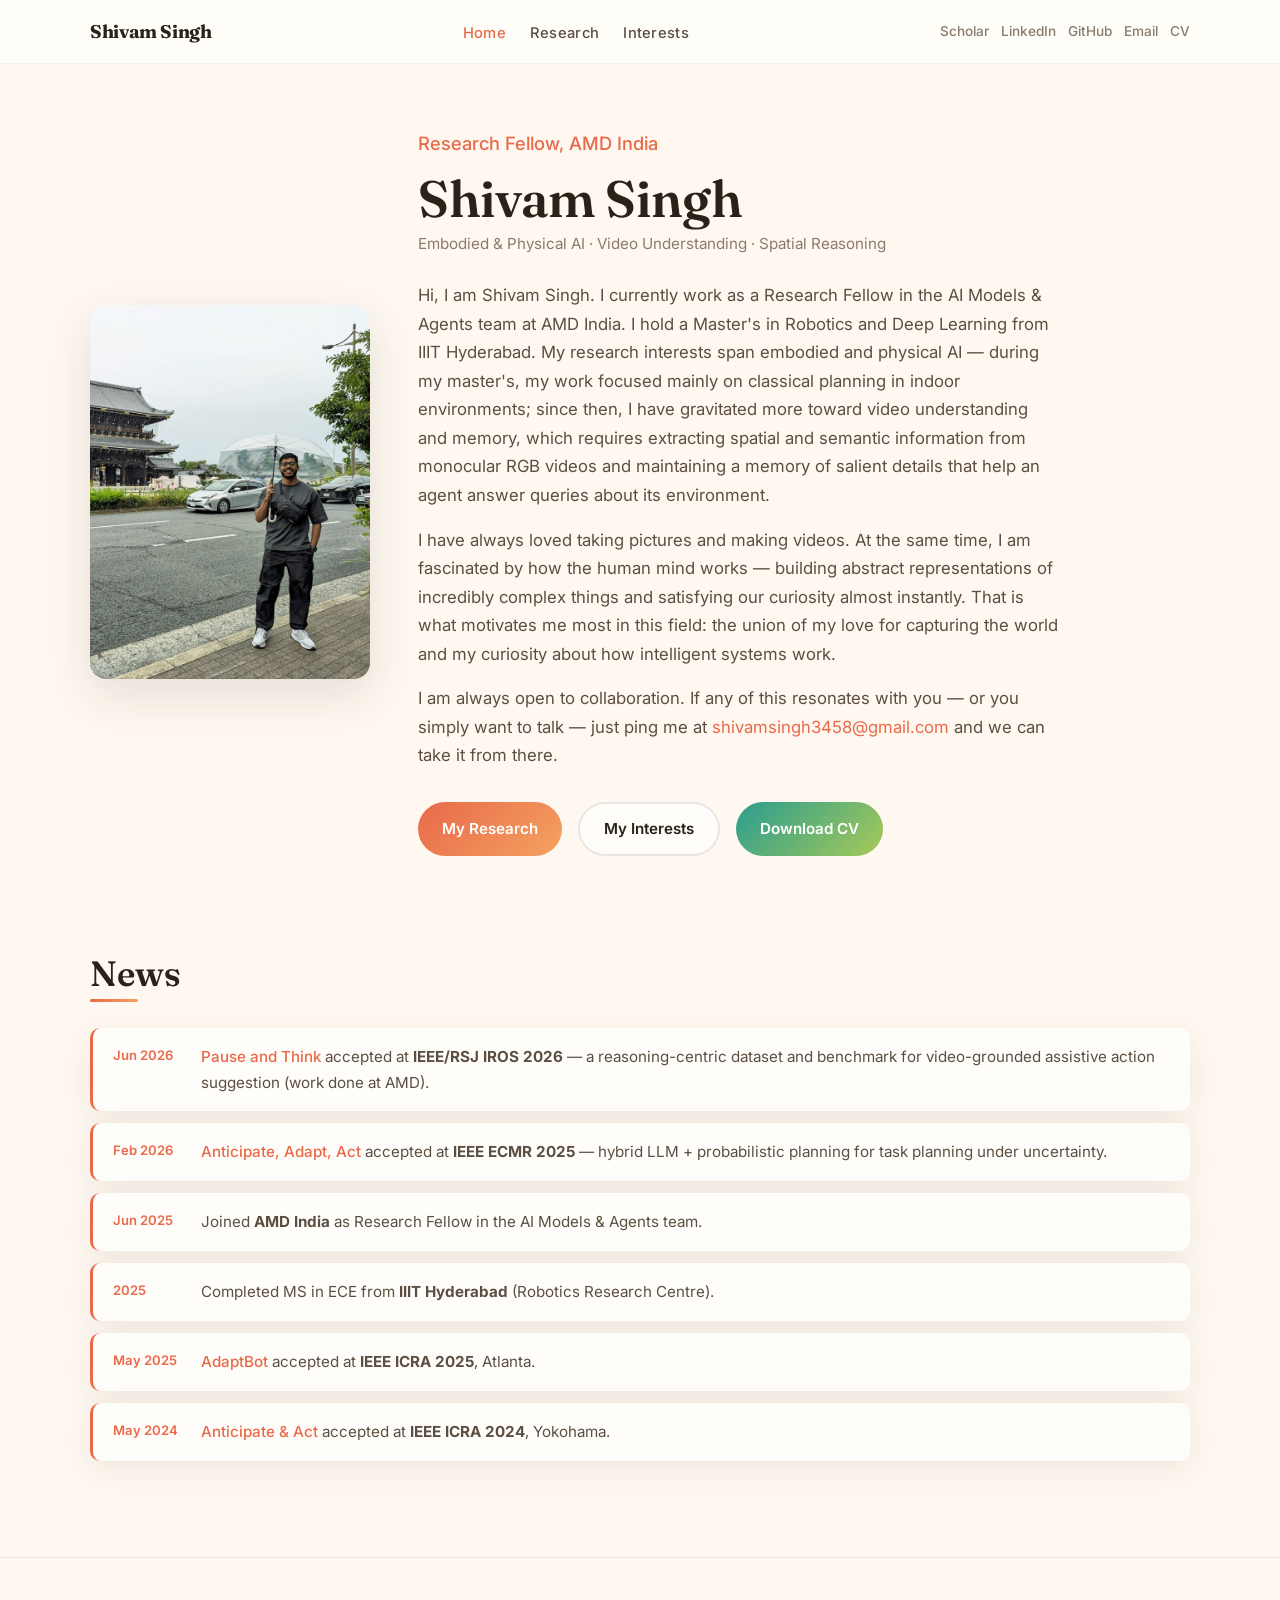
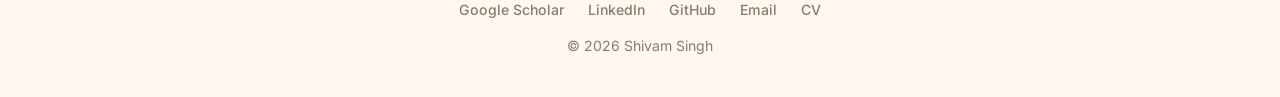
<file: index.html>
<!DOCTYPE html>
<html lang="en">
<head>
  <meta charset="UTF-8">
  <meta name="viewport" content="width=device-width, initial-scale=1.0">
  <title>Shivam Singh</title>
  <meta name="description" content="Shivam Singh — Research Fellow at AMD India. Embodied AI, video understanding, and spatial reasoning from monocular RGB video.">
  <link rel="preconnect" href="https://fonts.googleapis.com">
  <link rel="preconnect" href="https://fonts.gstatic.com" crossorigin>
  <link href="https://fonts.googleapis.com/css2?family=Fraunces:opsz,wght@9..144,400;9..144,600;9..144,700&family=Inter:wght@400;500;600;700&display=swap" rel="stylesheet">
  <link rel="stylesheet" href="assets/css/style.css">
  <script src="assets/js/analytics.js"></script>
</head>
<body>

<nav class="site-nav">
  <div class="nav-inner">
    <a href="index.html" class="nav-brand">Shivam Singh</a>
    <button class="nav-toggle" aria-label="Toggle menu"><span></span><span></span><span></span></button>
    <ul class="nav-links">
      <li><a href="index.html" class="active">Home</a></li>
      <li><a href="research.html">Research</a></li>
      <li><a href="interests.html">Interests</a></li>
    </ul>
    <div class="nav-social">
      <a href="https://scholar.google.com/citations?user=Wcn55lQAAAAJ&hl=en" target="_blank" rel="noopener">Scholar</a>
      <a href="https://www.linkedin.com/in/sssshivvvv/" target="_blank" rel="noopener">LinkedIn</a>
      <a href="https://github.com/sssshivvvv" target="_blank" rel="noopener">GitHub</a>
      <a href="mailto:shivamsingh3458@gmail.com">Email</a>
      <a href="assets/cv/Shivam_Singh_CV.pdf?v=3" target="_blank">CV</a>
    </div>
  </div>
</nav>

<section class="hero">
  <div class="container hero-grid">
    <img src="assets/img/me/01-pxl-20240519-013119929.jpg" alt="Shivam Singh" class="hero-photo" loading="eager">
    <div>
      <p class="hero-tagline">Research Fellow, AMD India</p>
      <h1>Shivam Singh</h1>
      <p class="hero-sub">Embodied &amp; Physical AI &middot; Video Understanding &middot; Spatial Reasoning</p>
      <p class="hero-bio">
        Hi, I am Shivam Singh. I currently work as a Research Fellow in the AI Models &amp; Agents team at AMD India.
        I hold a Master's in Robotics and Deep Learning from IIIT Hyderabad. My research interests span embodied and
        physical AI — during my master's, my work focused mainly on classical planning in indoor environments; since then,
        I have gravitated more toward video understanding and memory, which requires extracting spatial and semantic
        information from monocular RGB videos and maintaining a memory of salient details that help an agent answer
        queries about its environment.
      </p>
      <p class="hero-bio" style="margin-top:1rem;">
        I have always loved taking pictures and making videos. At the same time, I am fascinated by how the human mind
        works — building abstract representations of incredibly complex things and satisfying our curiosity almost
        instantly. That is what motivates me most in this field: the union of my love for capturing the world and my
        curiosity about how intelligent systems work.
      </p>
      <p class="hero-bio" style="margin-top:1rem;">
        I am always open to collaboration. If any of this resonates with you — or you simply want to talk —
        just ping me at <a href="mailto:shivamsingh3458@gmail.com">shivamsingh3458@gmail.com</a> and we can take it from there.
      </p>
      <div class="btn-row">
        <a href="research.html" class="btn btn-primary">My Research</a>
        <a href="interests.html" class="btn btn-secondary">My Interests</a>
        <a href="assets/cv/Shivam_Singh_CV.pdf?v=3" class="btn btn-accent" target="_blank">Download CV</a>
      </div>
    </div>
  </div>
</section>

<section class="section">
  <div class="container">
    <div class="section-header"><h2>News</h2></div>
    <ul class="news-list">
      <li class="news-item">
        <span class="news-date">Jun 2026</span>
        <span class="news-text"><a href="https://arxiv.org/abs/2606.00616" target="_blank" rel="noopener">Pause and Think</a> accepted at <strong>IEEE/RSJ IROS 2026</strong> — a reasoning-centric dataset and benchmark for video-grounded assistive action suggestion (work done at AMD).</span>
      </li>
      <li class="news-item">
        <span class="news-date">Feb 2026</span>
        <span class="news-text"><a href="https://arxiv.org/abs/2602.19518" target="_blank" rel="noopener">Anticipate, Adapt, Act</a> accepted at <strong>IEEE ECMR 2025</strong> — hybrid LLM + probabilistic planning for task planning under uncertainty.</span>
      </li>
      <li class="news-item">
        <span class="news-date">Jun 2025</span>
        <span class="news-text">Joined <strong>AMD India</strong> as Research Fellow in the AI Models &amp; Agents team.</span>
      </li>
      <li class="news-item">
        <span class="news-date">2025</span>
        <span class="news-text">Completed MS in ECE from <strong>IIIT Hyderabad</strong> (Robotics Research Centre).</span>
      </li>
      <li class="news-item">
        <span class="news-date">May 2025</span>
        <span class="news-text"><a href="https://arxiv.org/abs/2502.02067" target="_blank" rel="noopener">AdaptBot</a> accepted at <strong>IEEE ICRA 2025</strong>, Atlanta.</span>
      </li>
      <li class="news-item">
        <span class="news-date">May 2024</span>
        <span class="news-text"><a href="https://arxiv.org/abs/2502.02066" target="_blank" rel="noopener">Anticipate &amp; Act</a> accepted at <strong>IEEE ICRA 2024</strong>, Yokohama.</span>
      </li>
    </ul>
  </div>
</section>

<footer class="site-footer">
  <div class="container">
    <div class="footer-links">
      <a href="https://scholar.google.com/citations?user=Wcn55lQAAAAJ&hl=en" target="_blank" rel="noopener">Google Scholar</a>
      <a href="https://www.linkedin.com/in/sssshivvvv/" target="_blank" rel="noopener">LinkedIn</a>
      <a href="https://github.com/sssshivvvv" target="_blank" rel="noopener">GitHub</a>
      <a href="mailto:shivamsingh3458@gmail.com">Email</a>
      <a href="assets/cv/Shivam_Singh_CV.pdf?v=3" target="_blank">CV</a>
    </div>
    <p>&copy; 2026 Shivam Singh</p>
  </div>
</footer>

<script src="assets/js/main.js"></script>
</body>
</html>
</file>
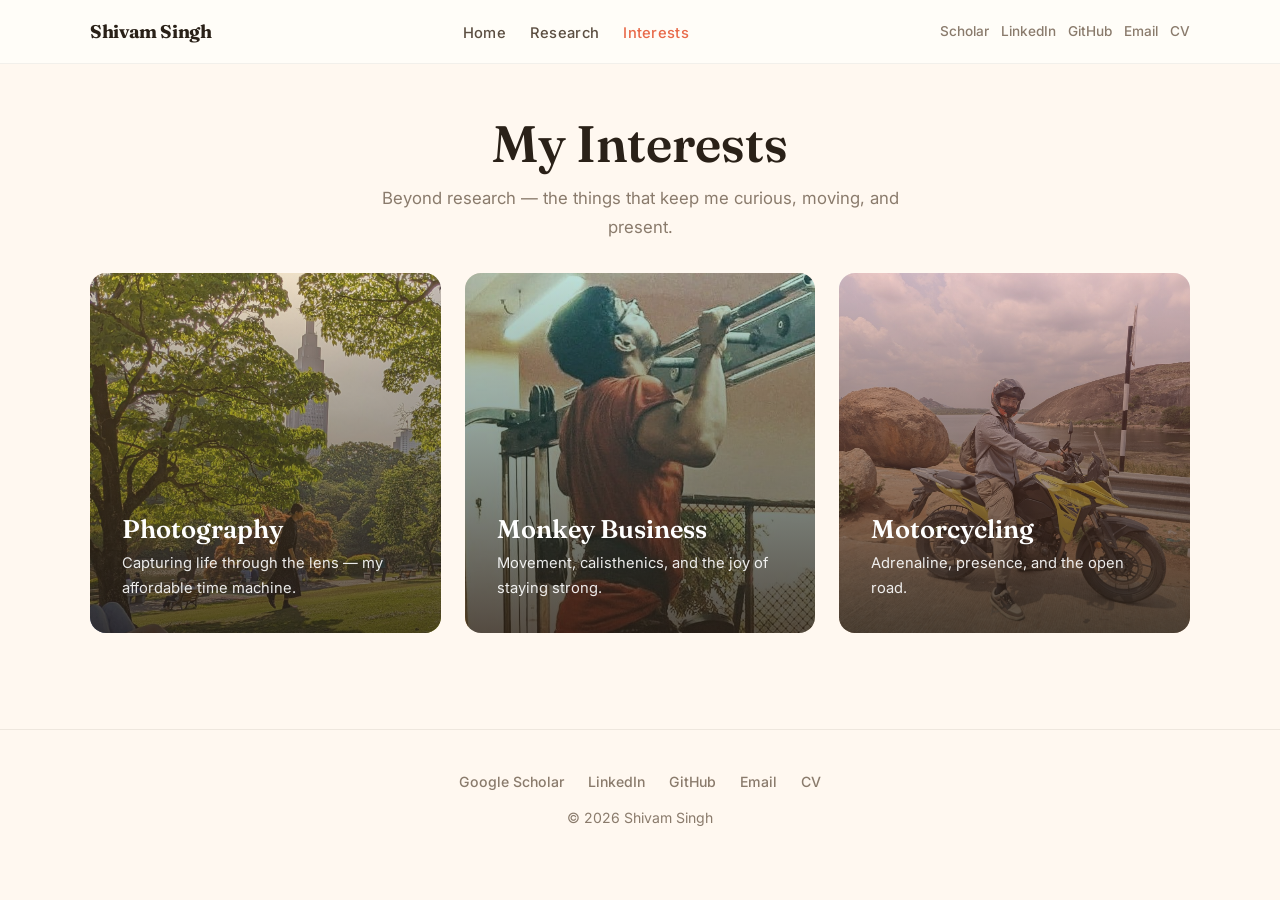
<file: interests.html>
<!DOCTYPE html>
<html lang="en">
<head>
  <meta charset="UTF-8">
  <meta name="viewport" content="width=device-width, initial-scale=1.0">
  <title>Interests — Shivam Singh</title>
  <meta name="description" content="Shivam Singh's interests — photography, calisthenics, and motorcycling.">
  <link rel="preconnect" href="https://fonts.googleapis.com">
  <link rel="preconnect" href="https://fonts.gstatic.com" crossorigin>
  <link href="https://fonts.googleapis.com/css2?family=Fraunces:opsz,wght@9..144,400;9..144,600;9..144,700&family=Inter:wght@400;500;600;700&display=swap" rel="stylesheet">
  <link rel="stylesheet" href="assets/css/style.css">
  <script src="assets/js/analytics.js"></script>
</head>
<body>

<nav class="site-nav">
  <div class="nav-inner">
    <a href="index.html" class="nav-brand">Shivam Singh</a>
    <button class="nav-toggle" aria-label="Toggle menu"><span></span><span></span><span></span></button>
    <ul class="nav-links">
      <li><a href="index.html">Home</a></li>
      <li><a href="research.html">Research</a></li>
      <li><a href="interests.html" class="active">Interests</a></li>
    </ul>
    <div class="nav-social">
      <a href="https://scholar.google.com/citations?user=Wcn55lQAAAAJ&hl=en" target="_blank" rel="noopener">Scholar</a>
      <a href="https://www.linkedin.com/in/sssshivvvv/" target="_blank" rel="noopener">LinkedIn</a>
      <a href="https://github.com/sssshivvvv" target="_blank" rel="noopener">GitHub</a>
      <a href="mailto:shivamsingh3458@gmail.com">Email</a>
      <a href="assets/cv/Shivam_Singh_CV.pdf?v=3" target="_blank">CV</a>
    </div>
  </div>
</nav>

<div class="page-header">
  <div class="container">
    <h1>My Interests</h1>
    <p>Beyond research — the things that keep me curious, moving, and present.</p>
  </div>
</div>

<section class="section" style="padding-top:0;">
  <div class="container">
    <div class="interest-cards">

      <a href="photography.html" class="interest-card">
        <img src="assets/img/photography/06-pxl-20240518-072055865.jpg" alt="Photography" loading="lazy">
        <div class="interest-card-overlay grad-photo"></div>
        <div class="interest-card-content">
          <h2>Photography</h2>
          <p>Capturing life through the lens — my affordable time machine.</p>
        </div>
      </a>

      <a href="monkey-business.html" class="interest-card">
        <img src="assets/img/monkey/02-img-20240625-114409-475.jpg" alt="Monkey Business — calisthenics" loading="lazy">
        <div class="interest-card-overlay grad-monkey"></div>
        <div class="interest-card-content">
          <h2>Monkey Business</h2>
          <p>Movement, calisthenics, and the joy of staying strong.</p>
        </div>
      </a>

      <a href="motorcycling.html" class="interest-card">
        <img src="assets/img/moto/03-pxl-20260529-080910855.jpg" alt="Motorcycling" loading="lazy">
        <div class="interest-card-overlay grad-moto"></div>
        <div class="interest-card-content">
          <h2>Motorcycling</h2>
          <p>Adrenaline, presence, and the open road.</p>
        </div>
      </a>

    </div>
  </div>
</section>

<footer class="site-footer">
  <div class="container">
    <div class="footer-links">
      <a href="https://scholar.google.com/citations?user=Wcn55lQAAAAJ&hl=en" target="_blank" rel="noopener">Google Scholar</a>
      <a href="https://www.linkedin.com/in/sssshivvvv/" target="_blank" rel="noopener">LinkedIn</a>
      <a href="https://github.com/sssshivvvv" target="_blank" rel="noopener">GitHub</a>
      <a href="mailto:shivamsingh3458@gmail.com">Email</a>
      <a href="assets/cv/Shivam_Singh_CV.pdf?v=3" target="_blank">CV</a>
    </div>
    <p>&copy; 2026 Shivam Singh</p>
  </div>
</footer>

<script src="assets/js/main.js"></script>
</body>
</html>
</file>
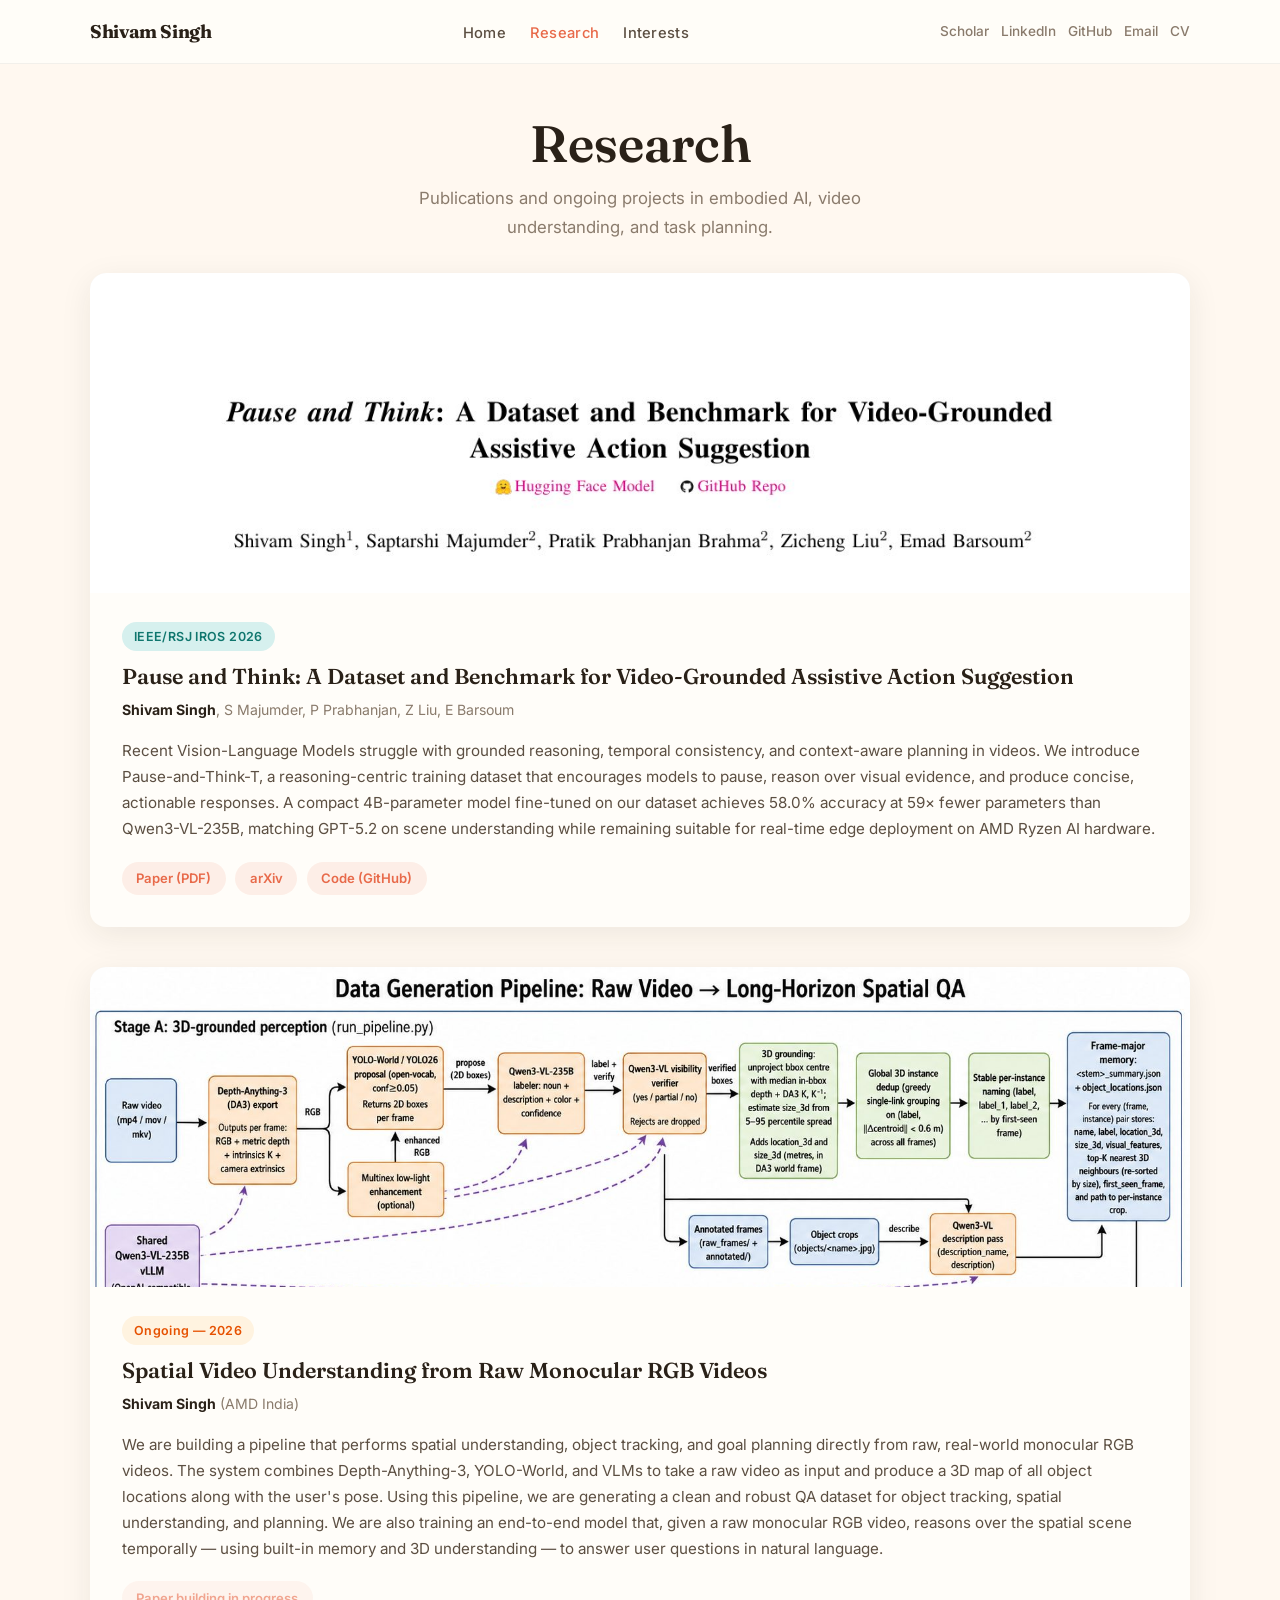
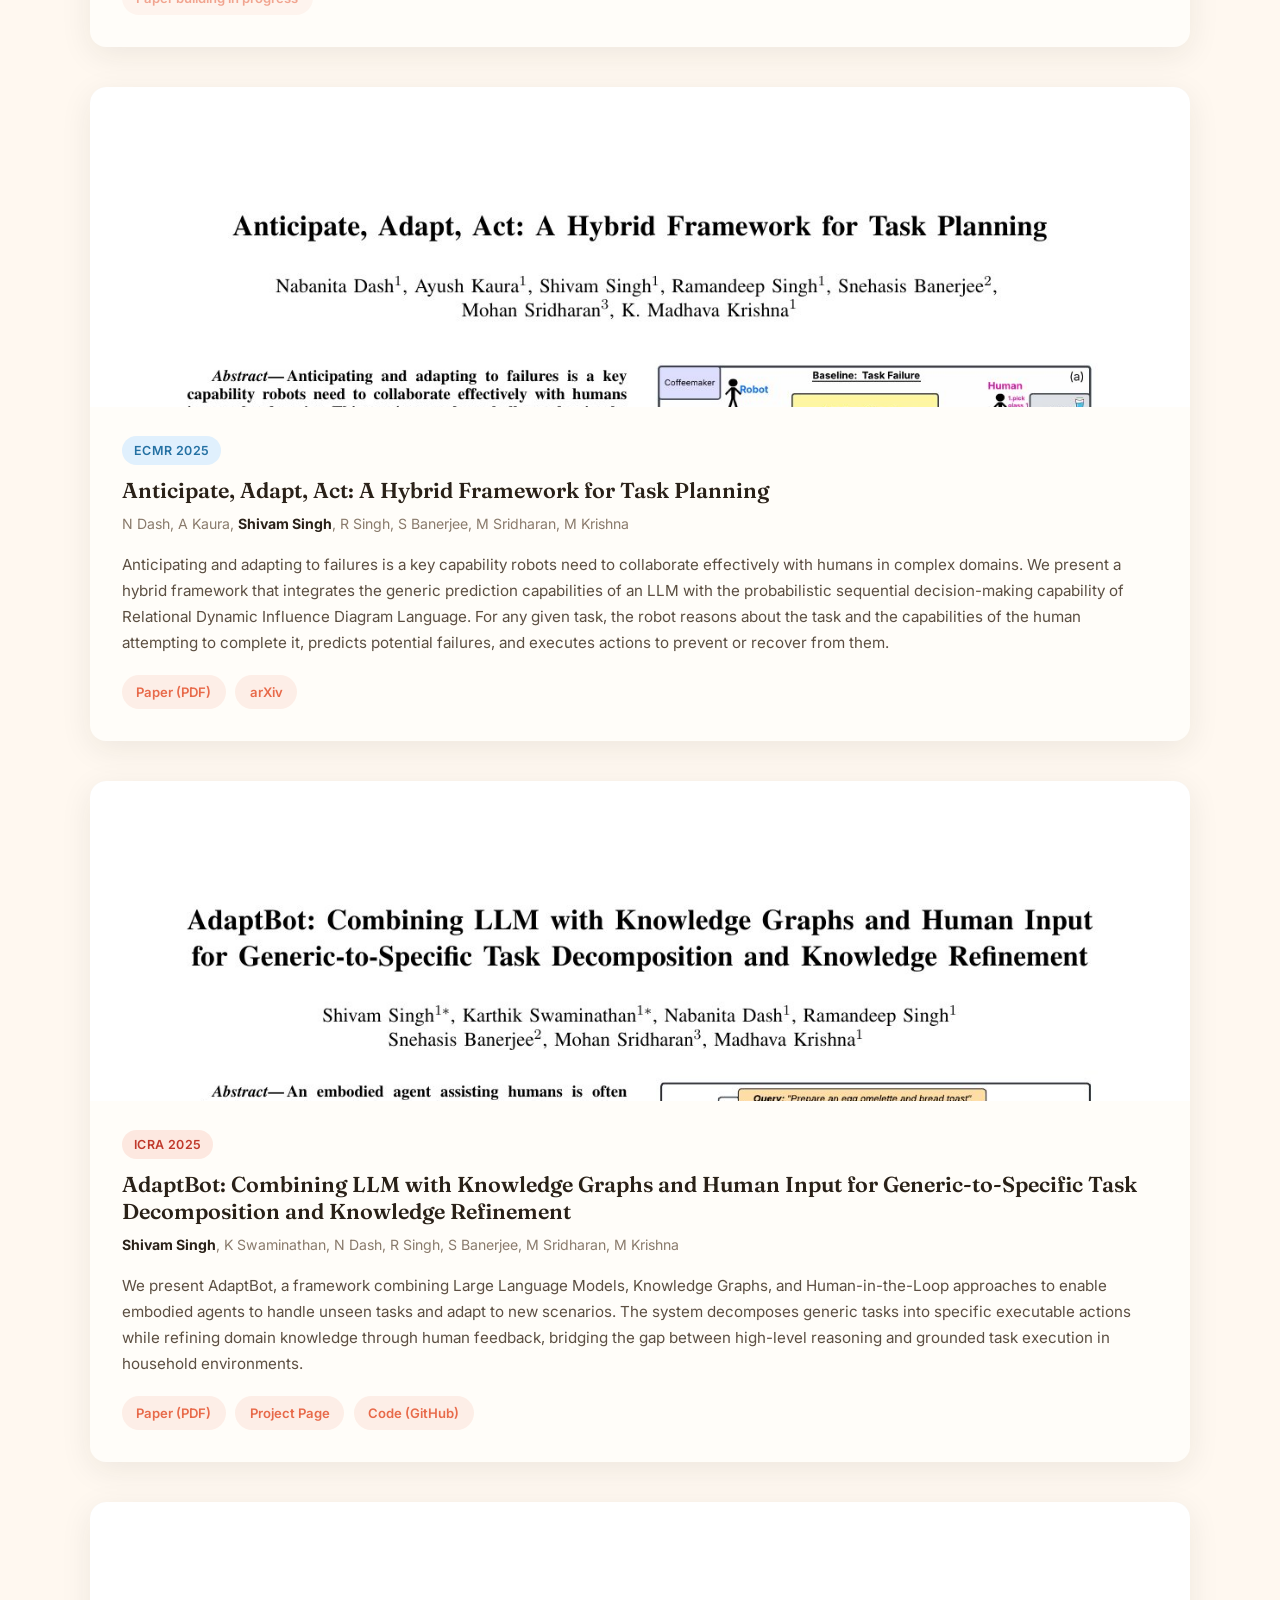
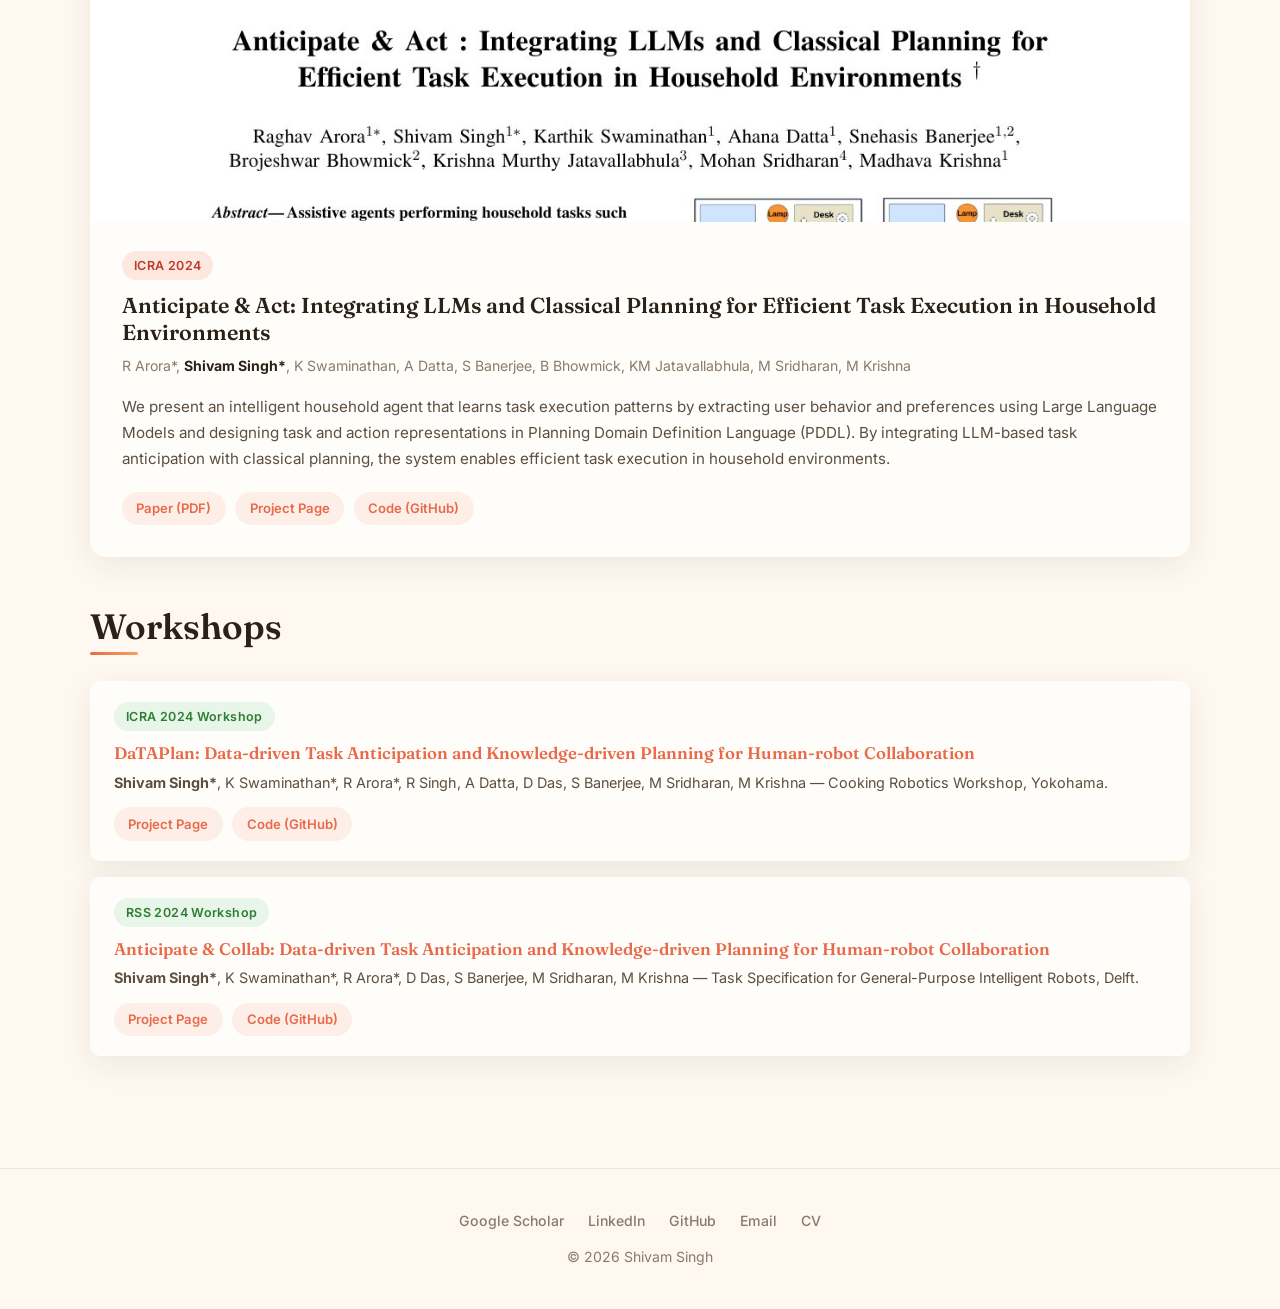
<file: research.html>
<!DOCTYPE html>
<html lang="en">
<head>
  <meta charset="UTF-8">
  <meta name="viewport" content="width=device-width, initial-scale=1.0">
  <title>Research — Shivam Singh</title>
  <meta name="description" content="Research publications and projects by Shivam Singh — embodied AI, video understanding, and task planning.">
  <link rel="preconnect" href="https://fonts.googleapis.com">
  <link rel="preconnect" href="https://fonts.gstatic.com" crossorigin>
  <link href="https://fonts.googleapis.com/css2?family=Fraunces:opsz,wght@9..144,400;9..144,600;9..144,700&family=Inter:wght@400;500;600;700&display=swap" rel="stylesheet">
  <link rel="stylesheet" href="assets/css/style.css">
  <script src="assets/js/analytics.js"></script>
</head>
<body>

<nav class="site-nav">
  <div class="nav-inner">
    <a href="index.html" class="nav-brand">Shivam Singh</a>
    <button class="nav-toggle" aria-label="Toggle menu"><span></span><span></span><span></span></button>
    <ul class="nav-links">
      <li><a href="index.html">Home</a></li>
      <li><a href="research.html" class="active">Research</a></li>
      <li><a href="interests.html">Interests</a></li>
    </ul>
    <div class="nav-social">
      <a href="https://scholar.google.com/citations?user=Wcn55lQAAAAJ&hl=en" target="_blank" rel="noopener">Scholar</a>
      <a href="https://www.linkedin.com/in/sssshivvvv/" target="_blank" rel="noopener">LinkedIn</a>
      <a href="https://github.com/sssshivvvv" target="_blank" rel="noopener">GitHub</a>
      <a href="mailto:shivamsingh3458@gmail.com">Email</a>
      <a href="assets/cv/Shivam_Singh_CV.pdf?v=3" target="_blank">CV</a>
    </div>
  </div>
</nav>

<div class="page-header">
  <div class="container">
    <h1>Research</h1>
    <p>Publications and ongoing projects in embodied AI, video understanding, and task planning.</p>
  </div>
</div>

<section class="section" style="padding-top:0;">
  <div class="container">

    <!-- Pause and Think -->
    <article class="research-card">
      <img src="assets/img/research/pause-and-think-teaser.jpg" alt="Pause and Think teaser figure" class="research-teaser" loading="lazy">
      <div class="research-body">
        <span class="venue-badge badge-iros">IEEE/RSJ IROS 2026</span>
        <h2 class="research-title"><a href="https://arxiv.org/abs/2606.00616" target="_blank" rel="noopener">Pause and Think: A Dataset and Benchmark for Video-Grounded Assistive Action Suggestion</a></h2>
        <p class="research-authors"><strong>Shivam Singh</strong>, S Majumder, P Prabhanjan, Z Liu, E Barsoum</p>
        <p class="research-abstract">Recent Vision-Language Models struggle with grounded reasoning, temporal consistency, and context-aware planning in videos. We introduce Pause-and-Think-T, a reasoning-centric training dataset that encourages models to pause, reason over visual evidence, and produce concise, actionable responses. A compact 4B-parameter model fine-tuned on our dataset achieves 58.0% accuracy at 59× fewer parameters than Qwen3-VL-235B, matching GPT-5.2 on scene understanding while remaining suitable for real-time edge deployment on AMD Ryzen AI hardware.</p>
        <div class="research-links">
          <a href="https://arxiv.org/abs/2606.00616" class="link-pill" target="_blank" rel="noopener">Paper (PDF)</a>
          <a href="https://arxiv.org/pdf/2606.00616" class="link-pill" target="_blank" rel="noopener">arXiv</a>
          <a href="https://github.com/sssshivvvv/pause-and-think" class="link-pill" target="_blank" rel="noopener">Code (GitHub)</a>
        </div>
      </div>
    </article>

    <!-- Spatial Video Understanding -->
    <article class="research-card">
      <img src="assets/img/research/spatial-video-pipeline.jpg" alt="Spatial video understanding pipeline" class="research-teaser" loading="lazy">
      <div class="research-body">
        <span class="venue-badge badge-ongoing">Ongoing — 2026</span>
        <h2 class="research-title">Spatial Video Understanding from Raw Monocular RGB Videos</h2>
        <p class="research-authors"><strong>Shivam Singh</strong> (AMD India)</p>
        <p class="research-abstract">We are building a pipeline that performs spatial understanding, object tracking, and goal planning directly from raw, real-world monocular RGB videos. The system combines Depth-Anything-3, YOLO-World, and VLMs to take a raw video as input and produce a 3D map of all object locations along with the user's pose. Using this pipeline, we are generating a clean and robust QA dataset for object tracking, spatial understanding, and planning. We are also training an end-to-end model that, given a raw monocular RGB video, reasons over the spatial scene temporally — using built-in memory and 3D understanding — to answer user questions in natural language.</p>
        <div class="research-links">
          <span class="link-pill" style="opacity:0.6;cursor:default;">Paper building in progress</span>
        </div>
      </div>
    </article>

    <!-- Anticipate, Adapt, Act -->
    <article class="research-card">
      <img src="assets/img/research/anticipate-adapt-act-teaser.jpg" alt="Anticipate Adapt Act teaser figure" class="research-teaser" loading="lazy">
      <div class="research-body">
        <span class="venue-badge badge-ecmr">ECMR 2025</span>
        <h2 class="research-title"><a href="https://arxiv.org/abs/2602.19518" target="_blank" rel="noopener">Anticipate, Adapt, Act: A Hybrid Framework for Task Planning</a></h2>
        <p class="research-authors">N Dash, A Kaura, <strong>Shivam Singh</strong>, R Singh, S Banerjee, M Sridharan, M Krishna</p>
        <p class="research-abstract">Anticipating and adapting to failures is a key capability robots need to collaborate effectively with humans in complex domains. We present a hybrid framework that integrates the generic prediction capabilities of an LLM with the probabilistic sequential decision-making capability of Relational Dynamic Influence Diagram Language. For any given task, the robot reasons about the task and the capabilities of the human attempting to complete it, predicts potential failures, and executes actions to prevent or recover from them.</p>
        <div class="research-links">
          <a href="https://arxiv.org/abs/2602.19518" class="link-pill" target="_blank" rel="noopener">Paper (PDF)</a>
          <a href="https://arxiv.org/pdf/2602.19518" class="link-pill" target="_blank" rel="noopener">arXiv</a>
        </div>
      </div>
    </article>

    <!-- AdaptBot -->
    <article class="research-card">
      <img src="assets/img/research/adaptbot-teaser.jpg" alt="AdaptBot teaser figure" class="research-teaser" loading="lazy">
      <div class="research-body">
        <span class="venue-badge badge-icra">ICRA 2025</span>
        <h2 class="research-title"><a href="https://arxiv.org/abs/2502.02067" target="_blank" rel="noopener">AdaptBot: Combining LLM with Knowledge Graphs and Human Input for Generic-to-Specific Task Decomposition and Knowledge Refinement</a></h2>
        <p class="research-authors"><strong>Shivam Singh</strong>, K Swaminathan, N Dash, R Singh, S Banerjee, M Sridharan, M Krishna</p>
        <p class="research-abstract">We present AdaptBot, a framework combining Large Language Models, Knowledge Graphs, and Human-in-the-Loop approaches to enable embodied agents to handle unseen tasks and adapt to new scenarios. The system decomposes generic tasks into specific executable actions while refining domain knowledge through human feedback, bridging the gap between high-level reasoning and grounded task execution in household environments.</p>
        <div class="research-links">
          <a href="https://arxiv.org/abs/2502.02067" class="link-pill" target="_blank" rel="noopener">Paper (PDF)</a>
          <a href="https://sssshivvvv.github.io/adaptbot/" class="link-pill" target="_blank" rel="noopener">Project Page</a>
          <a href="https://github.com/sssshivvvv/adaptbot" class="link-pill" target="_blank" rel="noopener">Code (GitHub)</a>
        </div>
      </div>
    </article>

    <!-- Anticipate & Act -->
    <article class="research-card">
      <img src="assets/img/research/anticipate-and-act-teaser.jpg" alt="Anticipate and Act teaser figure" class="research-teaser" loading="lazy">
      <div class="research-body">
        <span class="venue-badge badge-icra">ICRA 2024</span>
        <h2 class="research-title"><a href="https://arxiv.org/abs/2502.02066" target="_blank" rel="noopener">Anticipate &amp; Act: Integrating LLMs and Classical Planning for Efficient Task Execution in Household Environments</a></h2>
        <p class="research-authors">R Arora*, <strong>Shivam Singh*</strong>, K Swaminathan, A Datta, S Banerjee, B Bhowmick, KM Jatavallabhula, M Sridharan, M Krishna</p>
        <p class="research-abstract">We present an intelligent household agent that learns task execution patterns by extracting user behavior and preferences using Large Language Models and designing task and action representations in Planning Domain Definition Language (PDDL). By integrating LLM-based task anticipation with classical planning, the system enables efficient task execution in household environments.</p>
        <div class="research-links">
          <a href="https://arxiv.org/abs/2502.02066" class="link-pill" target="_blank" rel="noopener">Paper (PDF)</a>
          <a href="https://raraghavarora.github.io/ahsoka/" class="link-pill" target="_blank" rel="noopener">Project Page</a>
          <a href="https://github.com/AnticipateAndAct/AnticipateAndAct" class="link-pill" target="_blank" rel="noopener">Code (GitHub)</a>
        </div>
      </div>
    </article>

    <!-- Workshops -->
    <div class="section-header" style="margin-top:3rem;"><h2>Workshops</h2></div>

    <div class="workshop-card">
      <span class="venue-badge badge-workshop">ICRA 2024 Workshop</span>
      <h3><a href="https://arxiv.org/pdf/2404.03587" target="_blank" rel="noopener">DaTAPlan: Data-driven Task Anticipation and Knowledge-driven Planning for Human-robot Collaboration</a></h3>
      <p><strong>Shivam Singh*</strong>, K Swaminathan*, R Arora*, R Singh, A Datta, D Das, S Banerjee, M Sridharan, M Krishna — Cooking Robotics Workshop, Yokohama.</p>
      <div class="research-links">
        <a href="https://dataplan-hrc.github.io/" class="link-pill" target="_blank" rel="noopener">Project Page</a>
        <a href="https://github.com/dataplan-hrc/DaTAPlan" class="link-pill" target="_blank" rel="noopener">Code (GitHub)</a>
      </div>
    </div>

    <div class="workshop-card">
      <span class="venue-badge badge-workshop">RSS 2024 Workshop</span>
      <h3><a href="https://openreview.net/forum?id=XmInDYtUPa" target="_blank" rel="noopener">Anticipate &amp; Collab: Data-driven Task Anticipation and Knowledge-driven Planning for Human-robot Collaboration</a></h3>
      <p><strong>Shivam Singh*</strong>, K Swaminathan*, R Arora*, D Das, S Banerjee, M Sridharan, M Krishna — Task Specification for General-Purpose Intelligent Robots, Delft.</p>
      <div class="research-links">
        <a href="https://dataplan-hrc.github.io/" class="link-pill" target="_blank" rel="noopener">Project Page</a>
        <a href="https://github.com/dataplan-hrc/DaTAPlan" class="link-pill" target="_blank" rel="noopener">Code (GitHub)</a>
      </div>
    </div>

  </div>
</section>

<footer class="site-footer">
  <div class="container">
    <div class="footer-links">
      <a href="https://scholar.google.com/citations?user=Wcn55lQAAAAJ&hl=en" target="_blank" rel="noopener">Google Scholar</a>
      <a href="https://www.linkedin.com/in/sssshivvvv/" target="_blank" rel="noopener">LinkedIn</a>
      <a href="https://github.com/sssshivvvv" target="_blank" rel="noopener">GitHub</a>
      <a href="mailto:shivamsingh3458@gmail.com">Email</a>
      <a href="assets/cv/Shivam_Singh_CV.pdf?v=3" target="_blank">CV</a>
    </div>
    <p>&copy; 2026 Shivam Singh</p>
  </div>
</footer>

<script src="assets/js/main.js"></script>
</body>
</html>
</file>
<file: assets/css/style.css>
/* ============================================================
   Shivam Singh — Personal Website
   Warm, colorful, photo-forward design system
   ============================================================ */

:root {
  --cream: #fff8f0;
  --paper: #fffdf9;
  --ink: #2a2118;
  --ink-soft: #5c4f42;
  --muted: #8a7b6c;
  --coral: #e86a4a;
  --amber: #f4a261;
  --rose: #e07a8a;
  --gold: #d4a853;
  --teal: #2a9d8f;
  --lime: #a7c957;
  --sunset: #e76f51;
  --shadow: 0 8px 32px rgba(42, 33, 24, 0.08);
  --shadow-lg: 0 16px 48px rgba(42, 33, 24, 0.12);
  --radius: 16px;
  --radius-sm: 10px;
  --font-display: "Fraunces", Georgia, serif;
  --font-body: "Inter", system-ui, sans-serif;
  --nav-h: 64px;
  --max-w: 1100px;
  --transition: 0.25s ease;
}

*, *::before, *::after { box-sizing: border-box; margin: 0; padding: 0; }

html { scroll-behavior: smooth; }

body {
  font-family: var(--font-body);
  font-size: 1.05rem;
  line-height: 1.7;
  color: var(--ink);
  background: var(--cream);
  min-height: 100vh;
}

img { max-width: 100%; height: auto; display: block; }

a { color: var(--coral); text-decoration: none; transition: color var(--transition); }
a:hover { color: var(--sunset); }

h1, h2, h3, h4 {
  font-family: var(--font-display);
  font-weight: 600;
  line-height: 1.25;
  color: var(--ink);
}

h1 { font-size: clamp(2.2rem, 5vw, 3.2rem); }
h2 { font-size: clamp(1.6rem, 3vw, 2.2rem); }
h3 { font-size: 1.25rem; }

.container {
  width: min(var(--max-w), 92vw);
  margin: 0 auto;
}

/* ---- Navigation ---- */
.site-nav {
  position: sticky;
  top: 0;
  z-index: 100;
  background: rgba(255, 253, 249, 0.92);
  backdrop-filter: blur(12px);
  border-bottom: 1px solid rgba(42, 33, 24, 0.06);
  height: var(--nav-h);
}

.nav-inner {
  display: flex;
  align-items: center;
  justify-content: space-between;
  height: var(--nav-h);
  width: min(var(--max-w), 92vw);
  margin: 0 auto;
}

.nav-brand {
  font-family: var(--font-display);
  font-weight: 700;
  font-size: 1.15rem;
  color: var(--ink);
  letter-spacing: -0.02em;
}

.nav-brand:hover { color: var(--coral); }

.nav-links {
  display: flex;
  align-items: center;
  gap: 1.5rem;
  list-style: none;
}

.nav-links a {
  color: var(--ink-soft);
  font-size: 0.92rem;
  font-weight: 500;
  letter-spacing: 0.02em;
}

.nav-links a:hover,
.nav-links a.active {
  color: var(--coral);
}

.nav-social {
  display: flex;
  align-items: center;
  gap: 0.75rem;
}

.nav-social a {
  color: var(--muted);
  font-size: 0.85rem;
  font-weight: 500;
}

.nav-social a:hover { color: var(--coral); }

.nav-toggle {
  display: none;
  background: none;
  border: none;
  cursor: pointer;
  padding: 0.5rem;
}

.nav-toggle span {
  display: block;
  width: 24px;
  height: 2px;
  background: var(--ink);
  margin: 5px 0;
  transition: var(--transition);
}

/* ---- Hero ---- */
.hero {
  padding: 4rem 0 3rem;
}

.hero-grid {
  display: grid;
  grid-template-columns: 280px 1fr;
  gap: 3rem;
  align-items: center;
}

.hero-photo {
  border-radius: var(--radius);
  overflow: hidden;
  box-shadow: var(--shadow-lg);
  aspect-ratio: 3/4;
  object-fit: cover;
  width: 100%;
}

.hero-tagline {
  font-size: 1.15rem;
  color: var(--coral);
  font-weight: 500;
  margin-bottom: 0.5rem;
}

.hero-sub {
  color: var(--muted);
  font-size: 0.95rem;
  margin-bottom: 1.5rem;
}

.hero-bio {
  color: var(--ink-soft);
  font-size: 1.05rem;
  max-width: 640px;
}

/* ---- Buttons ---- */
.btn-row {
  display: flex;
  flex-wrap: wrap;
  gap: 1rem;
  margin-top: 2rem;
}

.btn {
  display: inline-flex;
  align-items: center;
  gap: 0.5rem;
  padding: 0.75rem 1.5rem;
  border-radius: 999px;
  font-weight: 600;
  font-size: 0.95rem;
  transition: transform var(--transition), box-shadow var(--transition);
  border: none;
  cursor: pointer;
}

.btn:hover { transform: translateY(-2px); box-shadow: var(--shadow); }

.btn-primary {
  background: linear-gradient(135deg, var(--coral), var(--amber));
  color: white;
}

.btn-primary:hover { color: white; }

.btn-secondary {
  background: var(--paper);
  color: var(--ink);
  border: 2px solid rgba(42, 33, 24, 0.1);
}

.btn-secondary:hover { color: var(--coral); border-color: var(--coral); }

.btn-accent {
  background: linear-gradient(135deg, var(--teal), var(--lime));
  color: white;
}

.btn-accent:hover { color: white; }

/* ---- Sections ---- */
.section {
  padding: 3rem 0;
}

.section-header {
  margin-bottom: 2rem;
}

.section-header h2 {
  position: relative;
  display: inline-block;
}

.section-header h2::after {
  content: "";
  position: absolute;
  bottom: -6px;
  left: 0;
  width: 48px;
  height: 3px;
  background: linear-gradient(90deg, var(--coral), var(--amber));
  border-radius: 2px;
}

/* ---- News ---- */
.news-list {
  list-style: none;
  display: flex;
  flex-direction: column;
  gap: 0.75rem;
}

.news-item {
  display: flex;
  gap: 1rem;
  padding: 1rem 1.25rem;
  background: var(--paper);
  border-radius: var(--radius-sm);
  border-left: 3px solid var(--coral);
  box-shadow: var(--shadow);
}

.news-date {
  font-size: 0.82rem;
  font-weight: 600;
  color: var(--coral);
  white-space: nowrap;
  min-width: 72px;
}

.news-text { color: var(--ink-soft); font-size: 0.95rem; }
.news-text a { font-weight: 500; }

/* ---- Research cards ---- */
.research-card {
  background: var(--paper);
  border-radius: var(--radius);
  overflow: hidden;
  box-shadow: var(--shadow);
  margin-bottom: 2.5rem;
  transition: box-shadow var(--transition);
}

.research-card:hover { box-shadow: var(--shadow-lg); }

.research-teaser {
  width: 100%;
  max-height: 320px;
  object-fit: cover;
  object-position: top;
  background: #f0e8df;
}

.research-body { padding: 1.75rem 2rem 2rem; }

.research-title {
  font-size: 1.35rem;
  margin-bottom: 0.5rem;
}

.research-title a { color: var(--ink); }
.research-title a:hover { color: var(--coral); }

.venue-badge {
  display: inline-block;
  padding: 0.25rem 0.75rem;
  border-radius: 999px;
  font-size: 0.78rem;
  font-weight: 600;
  letter-spacing: 0.03em;
  margin-bottom: 0.75rem;
}

.badge-icra { background: #fde8e0; color: #c0392b; }
.badge-iros { background: #d6f0ee; color: #0f766e; }
.badge-ecmr { background: #e0f0fd; color: #2471a3; }
.badge-arxiv { background: #f0e6ff; color: #7d3c98; }
.badge-workshop { background: #e8f5e9; color: #2e7d32; }
.badge-ongoing { background: #fff3e0; color: #e65100; }

.research-authors {
  font-size: 0.88rem;
  color: var(--muted);
  margin-bottom: 1rem;
}

.research-authors strong { color: var(--ink); }

.research-abstract {
  color: var(--ink-soft);
  font-size: 0.95rem;
  margin-bottom: 1.25rem;
}

.research-links {
  display: flex;
  flex-wrap: wrap;
  gap: 0.6rem;
}

.link-pill {
  display: inline-block;
  padding: 0.35rem 0.9rem;
  border-radius: 999px;
  font-size: 0.82rem;
  font-weight: 600;
  background: rgba(232, 106, 74, 0.1);
  color: var(--coral);
  transition: background var(--transition);
}

.link-pill:hover {
  background: var(--coral);
  color: white;
}

.workshop-card {
  padding: 1.25rem 1.5rem;
  background: var(--paper);
  border-radius: var(--radius-sm);
  box-shadow: var(--shadow);
  margin-bottom: 1rem;
}

.workshop-card h3 { font-size: 1.05rem; margin-bottom: 0.4rem; }
.workshop-card p { font-size: 0.9rem; color: var(--ink-soft); }
.workshop-card .research-links { margin-top: 0.75rem; }

/* ---- Interests landing ---- */
.interest-cards {
  display: grid;
  grid-template-columns: repeat(auto-fit, minmax(280px, 1fr));
  gap: 1.5rem;
}

.interest-card {
  position: relative;
  border-radius: var(--radius);
  overflow: hidden;
  min-height: 360px;
  display: flex;
  flex-direction: column;
  justify-content: flex-end;
  text-decoration: none;
  color: white;
  transition: transform var(--transition);
}

.interest-card:hover { transform: translateY(-6px); color: white; }

.interest-card img {
  position: absolute;
  inset: 0;
  width: 100%;
  height: 100%;
  object-fit: cover;
  transition: transform 0.4s ease;
}

.interest-card:hover img { transform: scale(1.05); }

.interest-card-overlay {
  position: absolute;
  inset: 0;
  z-index: 1;
}

.interest-card-content {
  position: relative;
  z-index: 2;
  padding: 2rem;
}

.interest-card-content h2 {
  color: white;
  font-size: 1.6rem;
  margin-bottom: 0.4rem;
}

.interest-card-content p {
  font-size: 0.92rem;
  opacity: 0.9;
}

.grad-photo {
  background: linear-gradient(180deg, rgba(212, 168, 83, 0.3) 0%, rgba(42, 33, 24, 0.75) 100%);
}

.grad-monkey {
  background: linear-gradient(180deg, rgba(42, 157, 143, 0.3) 0%, rgba(42, 33, 24, 0.8) 100%);
}

.grad-moto {
  background: linear-gradient(180deg, rgba(231, 111, 81, 0.3) 0%, rgba(42, 33, 24, 0.8) 100%);
}

/* ---- Interest subpages ---- */
.interest-hero {
  padding: 3rem 0;
  text-align: center;
  color: white;
  border-radius: 0 0 var(--radius) var(--radius);
  margin-bottom: 2.5rem;
}

.interest-hero.photo { background: linear-gradient(135deg, #d4a853, #e86a4a); }
.interest-hero.monkey { background: linear-gradient(135deg, #2a9d8f, #a7c957); }
.interest-hero.moto { background: linear-gradient(135deg, #e76f51, #f4a261); }

.interest-hero h1 { color: white; margin-bottom: 0.5rem; }
.interest-hero p { opacity: 0.92; max-width: 600px; margin: 0 auto; font-size: 1.05rem; }

.interest-intro {
  max-width: 680px;
  margin: 0 auto 2.5rem;
  text-align: center;
  color: var(--ink-soft);
  font-size: 1.05rem;
  line-height: 1.8;
}

.gallery {
  display: grid;
  grid-template-columns: repeat(auto-fit, minmax(260px, 300px));
  justify-content: center;
  gap: 1.25rem;
  max-width: 960px;
  margin: 0 auto;
}

.gallery-item {
  border-radius: var(--radius-sm);
  overflow: hidden;
  cursor: pointer;
  aspect-ratio: 4/3;
  box-shadow: var(--shadow);
  transition: transform var(--transition);
}

.gallery-item:hover { transform: scale(1.02); }

.gallery-item img {
  width: 100%;
  height: 100%;
  object-fit: cover;
}

.back-link {
  display: inline-flex;
  align-items: center;
  gap: 0.4rem;
  margin-bottom: 1.5rem;
  font-weight: 500;
  color: var(--muted);
}

.back-link:hover { color: var(--coral); }

/* ---- Lightbox ---- */
.lightbox {
  display: none;
  position: fixed;
  inset: 0;
  z-index: 200;
  background: rgba(42, 33, 24, 0.92);
  align-items: center;
  justify-content: center;
  padding: 2rem;
}

.lightbox.active { display: flex; }

.lightbox img {
  max-width: 90vw;
  max-height: 85vh;
  border-radius: var(--radius-sm);
  box-shadow: var(--shadow-lg);
}

.lightbox-close {
  position: absolute;
  top: 1.5rem;
  right: 1.5rem;
  background: none;
  border: none;
  color: white;
  font-size: 2rem;
  cursor: pointer;
  opacity: 0.8;
}

.lightbox-close:hover { opacity: 1; }

.lightbox-nav {
  position: absolute;
  top: 50%;
  transform: translateY(-50%);
  background: rgba(255,255,255,0.15);
  border: none;
  color: white;
  font-size: 1.5rem;
  padding: 0.75rem 1rem;
  cursor: pointer;
  border-radius: var(--radius-sm);
}

.lightbox-prev { left: 1rem; }
.lightbox-next { right: 1rem; }

/* ---- Footer ---- */
.site-footer {
  padding: 2.5rem 0;
  margin-top: 3rem;
  border-top: 1px solid rgba(42, 33, 24, 0.08);
  text-align: center;
  color: var(--muted);
  font-size: 0.88rem;
}

.footer-links {
  display: flex;
  justify-content: center;
  gap: 1.5rem;
  margin-bottom: 0.75rem;
  flex-wrap: wrap;
}

.footer-links a { color: var(--muted); font-weight: 500; }
.footer-links a:hover { color: var(--coral); }

/* ---- Page header (inner pages) ---- */
.page-header {
  padding: 3rem 0 2rem;
  text-align: center;
}

.page-header h1 { margin-bottom: 0.5rem; }

.page-header p {
  color: var(--muted);
  max-width: 560px;
  margin: 0 auto;
}

/* ---- Responsive ---- */
@media (max-width: 768px) {
  .hero-grid {
    grid-template-columns: 1fr;
    text-align: center;
  }

  .hero-photo {
    max-width: 240px;
    margin: 0 auto;
  }

  .hero-bio { margin: 0 auto; }

  .btn-row { justify-content: center; }

  .nav-links,
  .nav-social {
    display: none;
    position: absolute;
    top: var(--nav-h);
    left: 0;
    right: 0;
    background: var(--paper);
    flex-direction: column;
    padding: 1rem 1.5rem 1.5rem;
    border-bottom: 1px solid rgba(42, 33, 24, 0.08);
    box-shadow: var(--shadow);
  }

  .nav-links.open,
  .nav-social.open { display: flex; }

  .nav-social { top: calc(var(--nav-h) + 140px); border-top: none; }

  .nav-toggle { display: block; }

  .nav-inner { position: relative; }

  .research-body { padding: 1.25rem; }

  .news-item { flex-direction: column; gap: 0.3rem; }

  .interest-card { min-height: 280px; }
}
</file>
